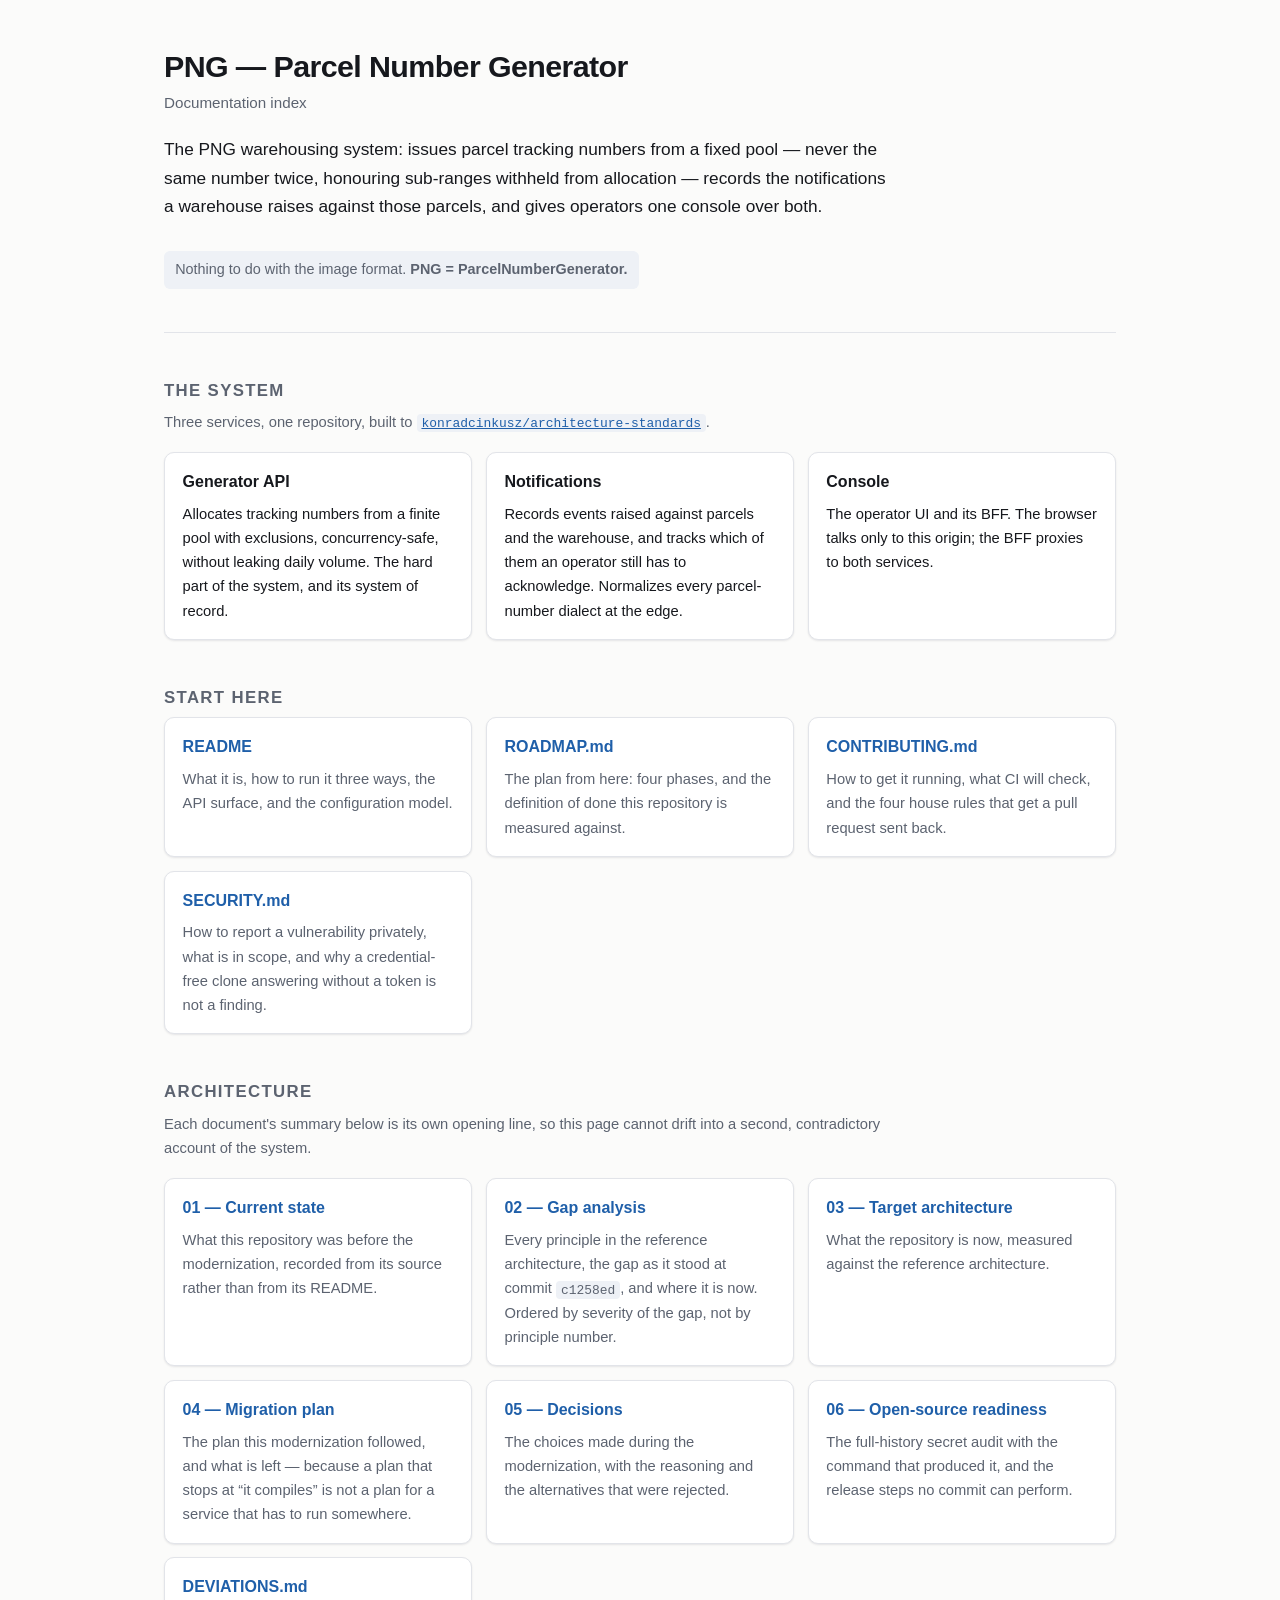
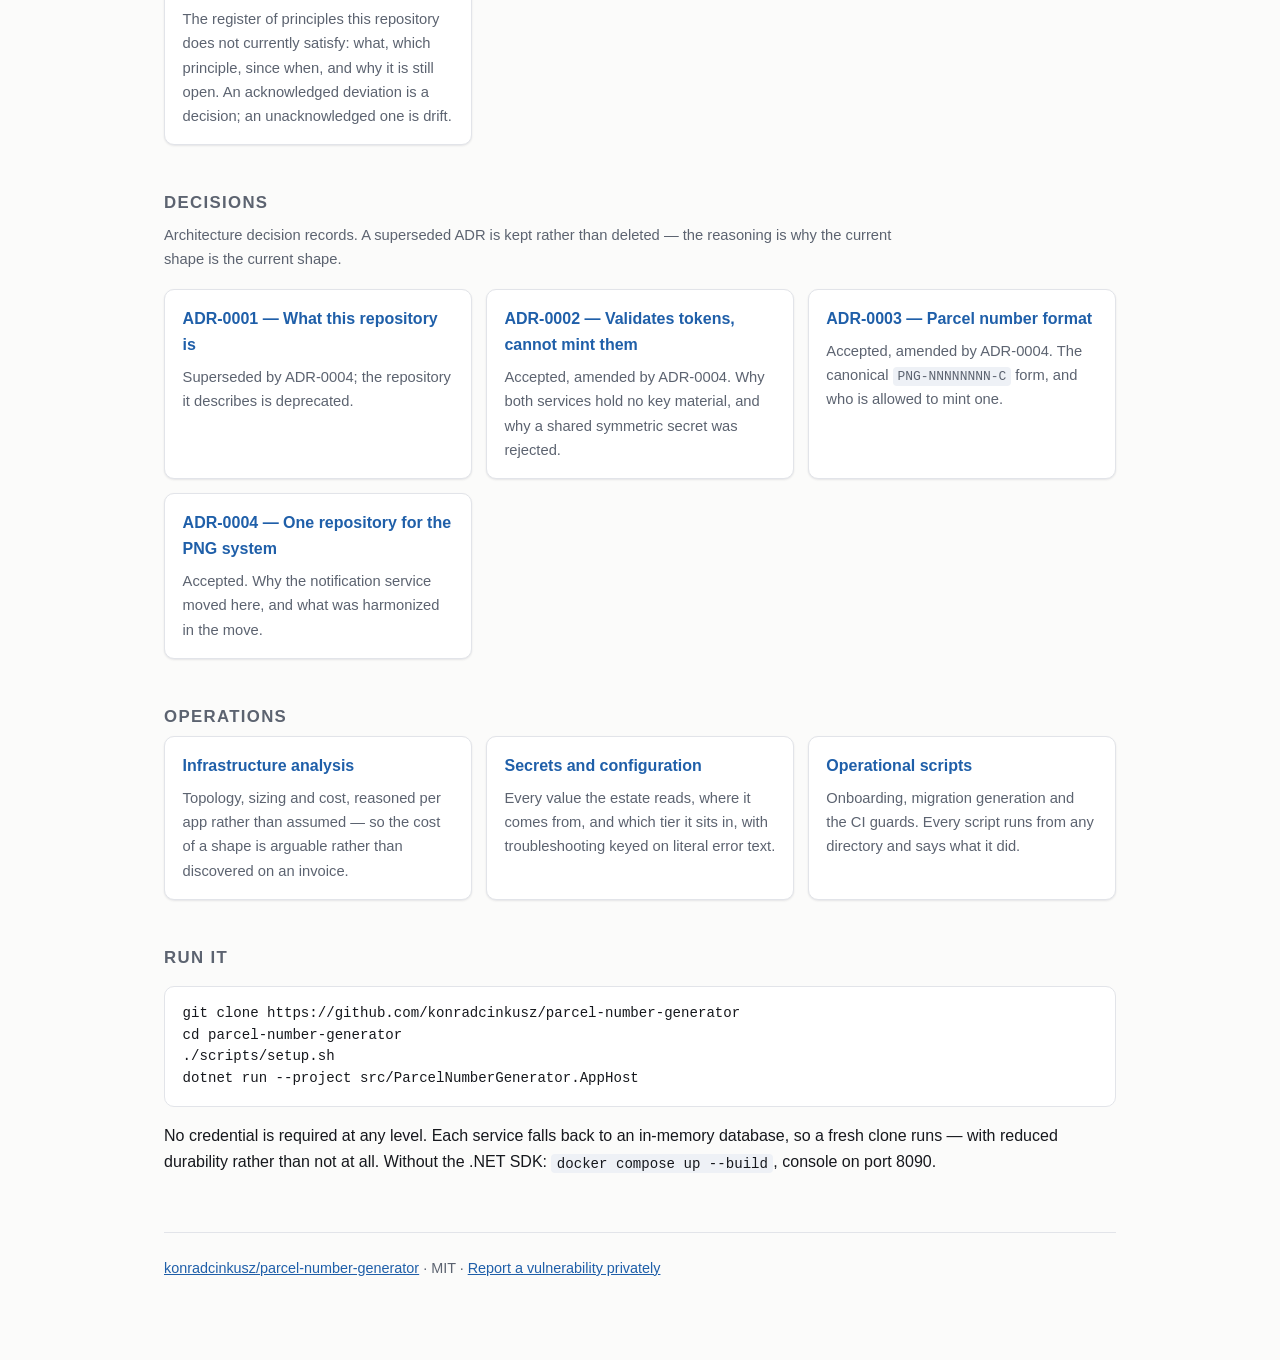
<file: docs/index.html>
<!doctype html>
<html lang="en">
<head>
<meta charset="utf-8">
<meta name="viewport" content="width=device-width, initial-scale=1">
<title>PNG — Parcel Number Generator · documentation</title>
<meta name="description" content="Documentation index for the PNG warehousing system: a parcel-number generator, a notification service, and an operator console.">
<style>
  /* Self-contained on purpose: no font, stylesheet or script is fetched at render time,
     so this page works from a file:// load, from a clone with no network, and from Pages
     alike. DEV-5 rejected a Node build pipeline for the console; it would be a stranger
     choice still for one documentation page. */
  :root {
    --bg: #fbfbfa;      --panel: #ffffff;   --ink: #16181d;
    --muted: #5c6370;   --rule: #e2e4e9;    --accent: #1f5fa9;
    --badge-bg: #eef1f6; --shadow: 0 1px 2px rgba(16,24,40,.06), 0 1px 3px rgba(16,24,40,.04);
  }
  @media (prefers-color-scheme: dark) {
    :root {
      --bg: #14161a;    --panel: #1b1e24;   --ink: #e6e8ec;
      --muted: #9aa2b1; --rule: #2a2e37;    --accent: #7fb2f0;
      --badge-bg: #232833; --shadow: none;
    }
  }
  * { box-sizing: border-box; }
  body {
    margin: 0; background: var(--bg); color: var(--ink);
    font: 16px/1.65 -apple-system, BlinkMacSystemFont, "Segoe UI", Roboto, "Helvetica Neue", Arial, sans-serif;
    -webkit-text-size-adjust: 100%;
  }
  .wrap { max-width: 62rem; margin: 0 auto; padding: 3rem 1.25rem 5rem; }
  header { border-bottom: 1px solid var(--rule); padding-bottom: 1.75rem; margin-bottom: 2.5rem; }
  h1 { font-size: 1.9rem; line-height: 1.2; margin: 0 0 .35rem; letter-spacing: -.02em; }
  .sub { color: var(--muted); font-size: .95rem; margin: 0 0 1.25rem; }
  .lede { font-size: 1.08rem; max-width: 46rem; margin: 0 0 1rem; }
  .disambig {
    display: inline-block; font-size: .9rem; color: var(--muted);
    background: var(--badge-bg); border-radius: 6px; padding: .45rem .7rem;
  }
  h2 {
    font-size: 1.05rem; text-transform: uppercase; letter-spacing: .08em;
    color: var(--muted); margin: 2.75rem 0 .35rem; font-weight: 600;
  }
  h2 + .note { color: var(--muted); font-size: .92rem; margin: 0 0 1.1rem; max-width: 46rem; }
  .grid { display: grid; gap: .85rem; grid-template-columns: repeat(auto-fit, minmax(19rem, 1fr)); }
  .card {
    background: var(--panel); border: 1px solid var(--rule); border-radius: 10px;
    padding: 1rem 1.1rem; box-shadow: var(--shadow);
  }
  .card a { color: var(--accent); text-decoration: none; font-weight: 600; }
  .card a:hover, .card a:focus { text-decoration: underline; }
  .card p { margin: .4rem 0 0; font-size: .92rem; color: var(--muted); }
  .svc { display: grid; gap: .85rem; grid-template-columns: repeat(auto-fit, minmax(17rem, 1fr)); margin-bottom: .5rem; }
  .svc .card p { color: var(--ink); }
  .svc .card strong { display: block; margin-bottom: .3rem; }
  code {
    font-family: ui-monospace, SFMono-Regular, "SF Mono", Menlo, Consolas, monospace;
    font-size: .88em; background: var(--badge-bg); padding: .12em .38em; border-radius: 4px;
  }
  pre {
    background: var(--panel); border: 1px solid var(--rule); border-radius: 10px;
    padding: 1rem 1.1rem; overflow-x: auto; font-size: .88rem; line-height: 1.55;
  }
  pre code { background: none; padding: 0; font-size: 1em; }
  footer {
    margin-top: 3.5rem; padding-top: 1.5rem; border-top: 1px solid var(--rule);
    color: var(--muted); font-size: .9rem;
  }
  footer a { color: var(--accent); }
  a.plain { color: var(--accent); }
</style>
</head>
<body>
<div class="wrap">

<header>
  <h1>PNG — Parcel Number Generator</h1>
  <p class="sub">Documentation index</p>
  <p class="lede">
    The PNG warehousing system: issues parcel tracking numbers from a fixed pool — never the
    same number twice, honouring sub-ranges withheld from allocation — records the
    notifications a warehouse raises against those parcels, and gives operators one console
    over both.
  </p>
  <p class="disambig">Nothing to do with the image format. <strong>PNG = ParcelNumberGenerator.</strong></p>
</header>

<h2>The system</h2>
<p class="note">Three services, one repository, built to
  <a class="plain" href="https://github.com/konradcinkusz/architecture-standards"><code>konradcinkusz/architecture-standards</code></a>.</p>
<div class="svc">
  <div class="card">
    <strong>Generator API</strong>
    <p>Allocates tracking numbers from a finite pool with exclusions, concurrency-safe,
       without leaking daily volume. The hard part of the system, and its system of record.</p>
  </div>
  <div class="card">
    <strong>Notifications</strong>
    <p>Records events raised against parcels and the warehouse, and tracks which of them an
       operator still has to acknowledge. Normalizes every parcel-number dialect at the edge.</p>
  </div>
  <div class="card">
    <strong>Console</strong>
    <p>The operator UI and its BFF. The browser talks only to this origin; the BFF proxies to
       both services.</p>
  </div>
</div>

<h2>Start here</h2>
<div class="grid">
  <div class="card">
    <a href="../README.md">README</a>
    <p>What it is, how to run it three ways, the API surface, and the configuration model.</p>
  </div>
  <div class="card">
    <a href="../ROADMAP.md">ROADMAP.md</a>
    <p>The plan from here: four phases, and the definition of done this repository is
       measured against.</p>
  </div>
  <div class="card">
    <a href="../CONTRIBUTING.md">CONTRIBUTING.md</a>
    <p>How to get it running, what CI will check, and the four house rules that get a pull
       request sent back.</p>
  </div>
  <div class="card">
    <a href="../SECURITY.md">SECURITY.md</a>
    <p>How to report a vulnerability privately, what is in scope, and why a
       credential-free clone answering without a token is not a finding.</p>
  </div>
</div>

<h2>Architecture</h2>
<p class="note">Each document's summary below is its own opening line, so this page cannot
  drift into a second, contradictory account of the system.</p>
<div class="grid">
  <div class="card">
    <a href="architecture/01-CURRENT-STATE.md">01 — Current state</a>
    <p>What this repository was before the modernization, recorded from its source rather
       than from its README.</p>
  </div>
  <div class="card">
    <a href="architecture/02-GAP-ANALYSIS.md">02 — Gap analysis</a>
    <p>Every principle in the reference architecture, the gap as it stood at commit
       <code>c1258ed</code>, and where it is now. Ordered by severity of the gap, not by
       principle number.</p>
  </div>
  <div class="card">
    <a href="architecture/03-TARGET-ARCHITECTURE.md">03 — Target architecture</a>
    <p>What the repository is now, measured against the reference architecture.</p>
  </div>
  <div class="card">
    <a href="architecture/04-MIGRATION-PLAN.md">04 — Migration plan</a>
    <p>The plan this modernization followed, and what is left — because a plan that stops at
       “it compiles” is not a plan for a service that has to run somewhere.</p>
  </div>
  <div class="card">
    <a href="architecture/05-DECISIONS.md">05 — Decisions</a>
    <p>The choices made during the modernization, with the reasoning and the alternatives
       that were rejected.</p>
  </div>
  <div class="card">
    <a href="architecture/06-OPEN-SOURCE-READINESS.md">06 — Open-source readiness</a>
    <p>The full-history secret audit with the command that produced it, and the release
       steps no commit can perform.</p>
  </div>
  <div class="card">
    <a href="architecture/DEVIATIONS.md">DEVIATIONS.md</a>
    <p>The register of principles this repository does not currently satisfy: what, which
       principle, since when, and why it is still open. An acknowledged deviation is a
       decision; an unacknowledged one is drift.</p>
  </div>
</div>

<h2>Decisions</h2>
<p class="note">Architecture decision records. A superseded ADR is kept rather than deleted —
  the reasoning is why the current shape is the current shape.</p>
<div class="grid">
  <div class="card">
    <a href="decisions/0001-what-this-repository-is.md">ADR-0001 — What this repository is</a>
    <p>Superseded by ADR-0004; the repository it describes is deprecated.</p>
  </div>
  <div class="card">
    <a href="decisions/0002-token-validation-only.md">ADR-0002 — Validates tokens, cannot mint them</a>
    <p>Accepted, amended by ADR-0004. Why both services hold no key material, and why a
       shared symmetric secret was rejected.</p>
  </div>
  <div class="card">
    <a href="decisions/0003-parcel-number-format.md">ADR-0003 — Parcel number format</a>
    <p>Accepted, amended by ADR-0004. The canonical <code>PNG-NNNNNNNN-C</code> form, and who
       is allowed to mint one.</p>
  </div>
  <div class="card">
    <a href="decisions/0004-one-repository-for-the-png-system.md">ADR-0004 — One repository for the PNG system</a>
    <p>Accepted. Why the notification service moved here, and what was harmonized in the
       move.</p>
  </div>
</div>

<h2>Operations</h2>
<div class="grid">
  <div class="card">
    <a href="../flyio/INFRASTRUCTURE-ANALYSIS.md">Infrastructure analysis</a>
    <p>Topology, sizing and cost, reasoned per app rather than assumed — so the cost of a
       shape is arguable rather than discovered on an invoice.</p>
  </div>
  <div class="card">
    <a href="../flyio/SECRETS.md">Secrets and configuration</a>
    <p>Every value the estate reads, where it comes from, and which tier it sits in, with
       troubleshooting keyed on literal error text.</p>
  </div>
  <div class="card">
    <a href="../scripts/README.md">Operational scripts</a>
    <p>Onboarding, migration generation and the CI guards. Every script runs from any
       directory and says what it did.</p>
  </div>
</div>

<h2>Run it</h2>
<pre><code>git clone https://github.com/konradcinkusz/parcel-number-generator
cd parcel-number-generator
./scripts/setup.sh
dotnet run --project src/ParcelNumberGenerator.AppHost</code></pre>
<p class="note">No credential is required at any level. Each service falls back to an
  in-memory database, so a fresh clone runs — with reduced durability rather than not at
  all. Without the .NET SDK: <code>docker compose up --build</code>, console on port 8090.</p>

<footer>
  <a href="https://github.com/konradcinkusz/parcel-number-generator">konradcinkusz/parcel-number-generator</a>
  · MIT · <a href="../SECURITY.md">Report a vulnerability privately</a>
</footer>

</div>
</body>
</html>
</file>
